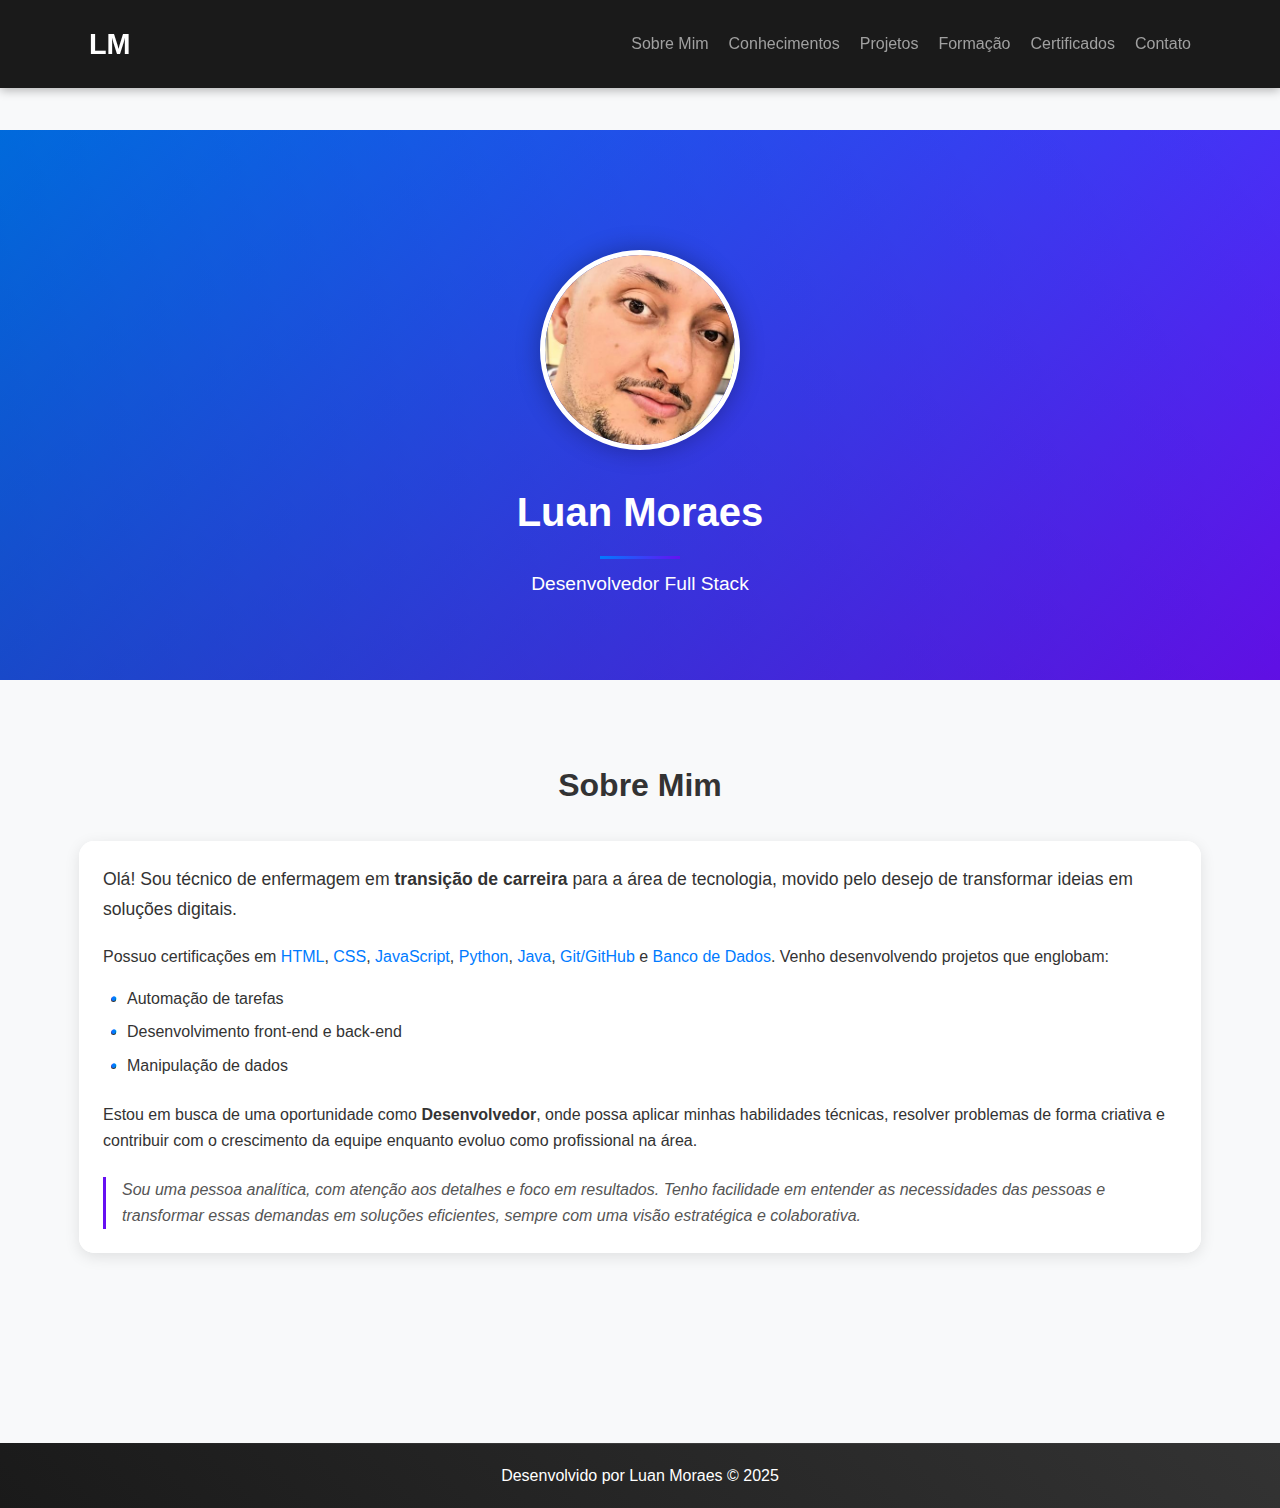
<file: index.html>
<!DOCTYPE html>
<html lang="pt-br">

<head>
    <meta charset="UTF-8">
    <meta name="viewport" content="width=device-width, initial-scale=1.0">

    <title>Luan Moraes - Portfólio</title>
    <meta name="author" content="Luan Moraes">
    <meta name="description" content="Portfólio de Luan Moraes - Desenvolvedor Front-End e Back-End">
    <meta name="keywords" content="Luan Moraes, portfólio, desenvolvedor, front-end, back-end, web developer, projetos">

    <link rel="stylesheet" href="estilo.css">
    <link rel="icon" href="imagens/LogoLuan.png" type="image/png">
</head>

<body>
    <!-- Cabeçalho com navegação -->
    <header>
        <div class="container">
            <a href="index.html" class="logo">LM</a>
            <input type="checkbox" id="menu-toggle">
            <label for="menu-toggle" class="menu-btn">
                <span></span>
            </label>
            <nav>
                <ul>
                    <li><a href="index.html">Sobre Mim</a></li>
                    <li><a href="conhecimentos.html">Conhecimentos</a></li>
                    <li><a href="projetos.html">Projetos</a></li>
                    <li><a href="formacao.html">Formação</a></li>
                    <li><a href="certificados.html">Certificados</a></li>
                    <li><a href="contato.html">Contato</a></li>
                </ul>
            </nav>
        </div>
    </header>

    <!-- Seção principal com foto e apresentação -->
    <section class="hero">
        <div class="container">
            <div class="perfil-container">
                <img src="imagens/ln.JPG" alt="Foto de Luan Moraes" class="perfil-img">
            </div>
            <h1>Luan Moraes</h1>
            <p class="subtitulo">Desenvolvedor Full Stack</p>
        </div>
    </section>

    <!-- Seção sobre mim -->
    <section id="sobre" class="secao-padrao">
        <div class="container">
            <h2>Sobre Mim</h2>
            <div class="card">
                <div class="card-conteudo">
                    <!-- Texto sobre mim -->
                    <p class="intro-text">Olá! Sou técnico de enfermagem em <strong>transição de carreira</strong> para
                        a área de tecnologia, movido pelo desejo de transformar ideias em soluções digitais.</p>

                    <p>Possuo certificações em <span class="highlight">HTML</span>, <span class="highlight">CSS</span>,
                        <span class="highlight">JavaScript</span>, <span class="highlight">Python</span>, <span
                            class="highlight">Java</span>, <span class="highlight">Git/GitHub</span> e <span
                            class="highlight">Banco de Dados</span>. Venho desenvolvendo projetos que englobam:
                    </p>

                    <ul class="skills-list">
                        <li>Automação de tarefas</li>
                        <li>Desenvolvimento front-end e back-end</li>
                        <li>Manipulação de dados</li>
                    </ul>

                    <p>Estou em busca de uma oportunidade como <strong>Desenvolvedor</strong>, onde possa aplicar minhas
                        habilidades técnicas, resolver problemas de forma criativa e contribuir com o crescimento da
                        equipe enquanto evoluo como profissional na área.</p>

                    <p class="personal-traits">Sou uma pessoa analítica, com atenção aos detalhes e foco em resultados.
                        Tenho facilidade em entender as necessidades das pessoas e transformar essas demandas em
                        soluções eficientes, sempre com uma visão estratégica e colaborativa.</p>

                </div>
            </div>
        </div>
    </section>

    <!-- Rodapé da página -->
    <footer>
        <div class="container">
            <p>Desenvolvido por Luan Moraes &copy; 2025</p>
        </div>
    </footer>
</body>

</html>
</file>
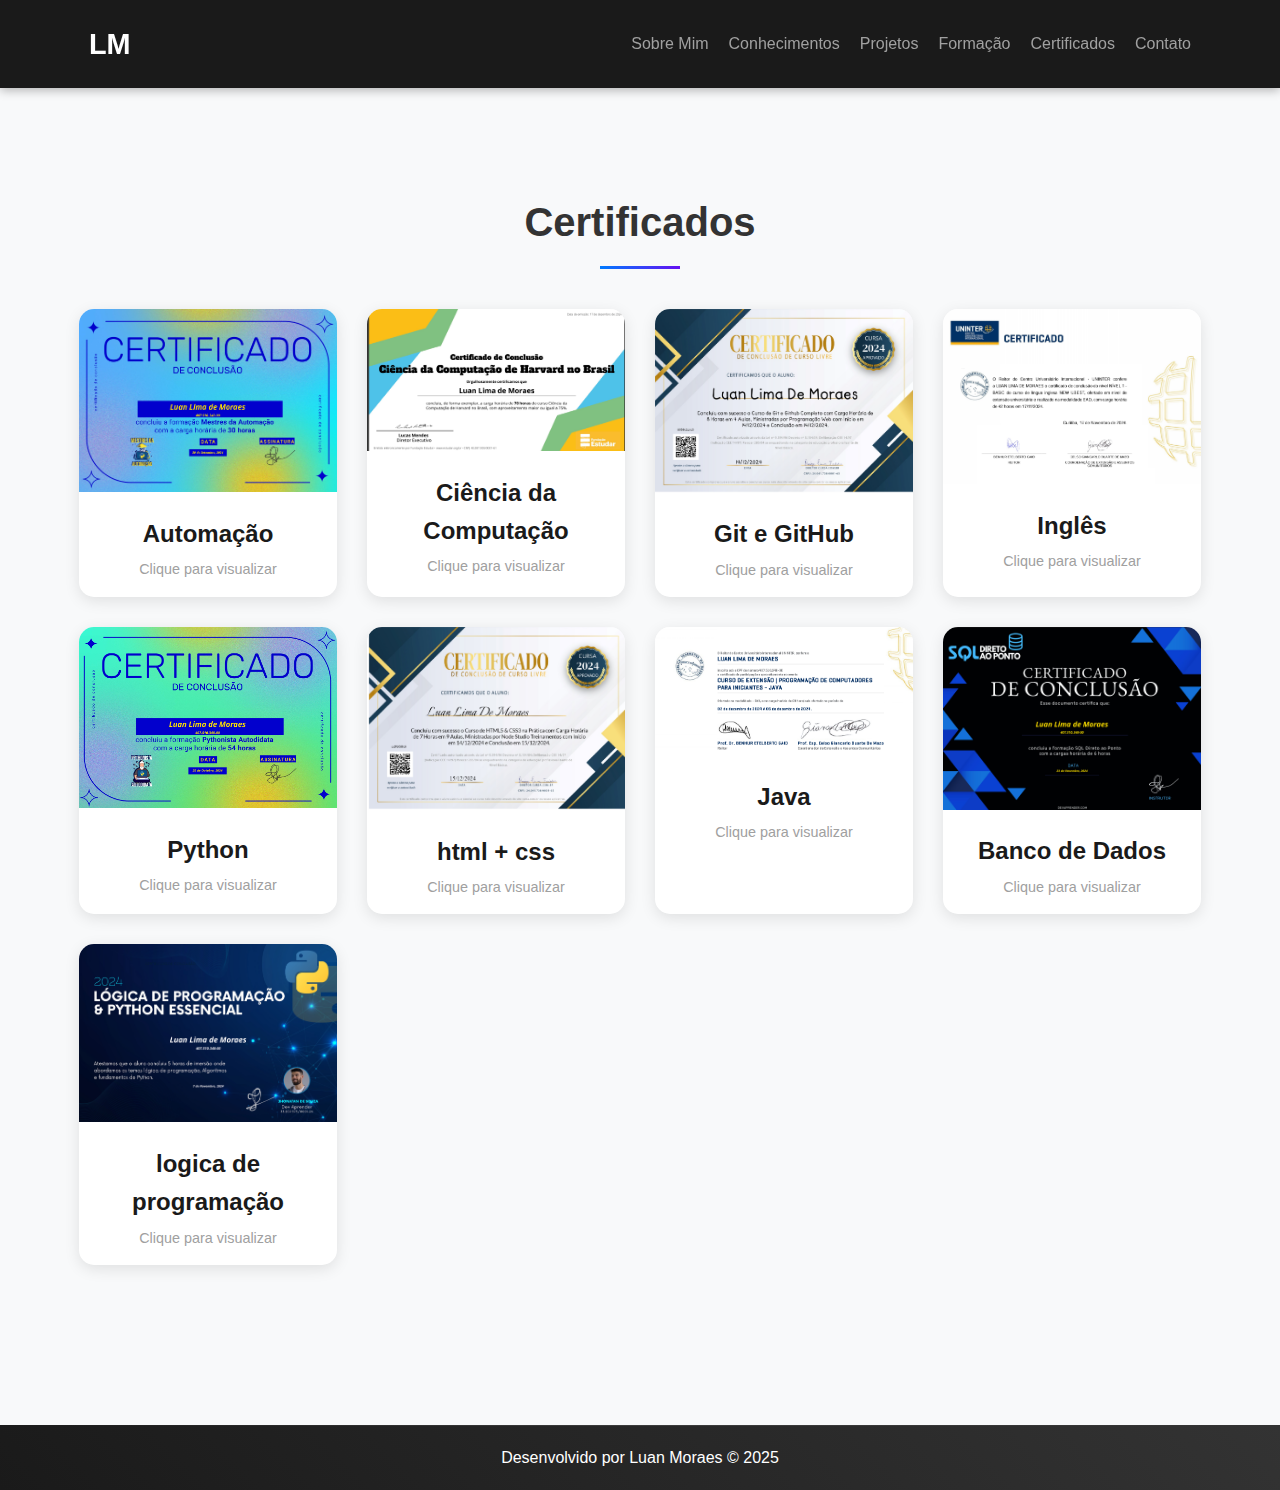
<file: certificados.html>
<!DOCTYPE html>
<html lang="pt-br">
<head>
    <meta charset="UTF-8">
    <meta name="viewport" content="width=device-width, initial-scale=1.0">
    <title>Certificados - Luan Moraes</title>
    <link rel="stylesheet" href="estilo.css">
    <meta name="author" content="Luan Moraes">
    <meta name="description" content="Portfólio de Luan Moraes">
</head>
<body>
    <!-- Cabeçalho com navegação -->
    <header>
        <div class="container">
            <a href="index.html" class="logo">LM</a>
            <input type="checkbox" id="menu-toggle">
            <label for="menu-toggle" class="menu-btn">
                <span></span>
            </label>
            <nav>
                <ul>
                    <li><a href="index.html">Sobre Mim</a></li>
                    <li><a href="conhecimentos.html">Conhecimentos</a></li>
                    <li><a href="projetos.html">Projetos</a></li>
                    <li><a href="formacao.html">Formação</a></li>
                    <li><a href="certificados.html">Certificados</a></li>
                    <li><a href="contato.html">Contato</a></li>
                </ul>
            </nav>
        </div>
    </header>

    <!-- Conteúdo principal -->
    <main class="conteudo">
        <div class="container">
            <h1>Certificados</h1>

            <div class="certificados-grid">
                <!-- Certificado de Automação -->
                <div class="certificado-card">
                    <a href="certificados/automoção.png" target="_blank">
                        <img src="certificados/automoção.png" alt="Certificado de Automação">
                        <div class="certificado-info">
                            <h3>Automação</h3>
                            <p>Clique para visualizar</p>
                        </div>
                    </a>
                </div>

                <!-- Certificado de Ciência da Computação -->
                <div class="certificado-card">
                    <a href="certificados/ciencia da comp.png" target="_blank">
                        <img src="certificados/ciencia da comp.png" alt="Certificado de Ciência da Computação">
                        <div class="certificado-info">
                            <h3>Ciência da Computação</h3>
                            <p>Clique para visualizar</p>
                        </div>
                    </a>
                </div>

                <!-- Certificado de Git e GitHub -->
                <div class="certificado-card">
                    <a href="certificados/Git GitHub.png" target="_blank">
                        <img src="certificados/Git GitHub.png" alt="Certificado de Git e GitHub">
                        <div class="certificado-info">
                            <h3>Git e GitHub</h3>
                            <p>Clique para visualizar</p>
                        </div>
                    </a>
                </div>

                <!-- Certificado de Inglês -->
                <div class="certificado-card">
                    <a href="certificados/ingles.png" target="_blank">
                        <img src="certificados/ingles.png" alt="Certificado de Inglês">
                        <div class="certificado-info">
                            <h3>Inglês</h3>
                            <p>Clique para visualizar</p>
                        </div>
                    </a>
                </div>

                <!-- Certificado de Python -->
                <div class="certificado-card">
                    <a href="certificados/pythonista.png" target="_blank">
                        <img src="certificados/pythonista.png" alt="Certificado de Python">
                        <div class="certificado-info">
                            <h3>Python</h3>
                            <p>Clique para visualizar</p>
                        </div>
                    </a>
                </div>

                <!-- Certificado de html + css -->
                <div class="certificado-card">
                    <a href="certificados/html + css.png" target="_blank">
                        <img src="certificados/html + css.png" alt="Certificado de html + css">
                        <div class="certificado-info">
                            <h3>html + css</h3>
                            <p>Clique para visualizar</p>
                        </div>
                    </a>
                </div>

                <!-- Certificado de Java -->
                <div class="certificado-card">
                    <a href="certificados/java.png" target="_blank">
                        <img src="certificados/java.png" alt="Certificado de Java">
                        <div class="certificado-info">
                            <h3>Java</h3>
                            <p>Clique para visualizar</p>
                        </div>
                    </a>
                </div>

                <!-- Certicado de Sql-->
                <div class="certificado-card">
                    <a href="certificados/sqlpy.png" target="_blank">
                        <img src="certificados/sqlpy.png" alt="Certificado de Sql">
                        <div class="certificado-info">
                            <h3>Banco de Dados</h3>
                            <p>Clique para visualizar</p>
                        </div>
                    </a>
                </div>

                <!-- Certificado de logicapython -->
                <div class="certificado-card">
                    <a href="certificados/logicapy.png" target="_blank">
                        <img src="certificados/logicapy.png" alt="Certificado de logicapython">
                        <div class="certificado-info">
                            <h3>logica de programação</h3>
                            <p>Clique para visualizar</p>
                        </div>
                    </a>
                </div>
                
                <!-- Fim -->
            </div>
        </div>
    </main>

    <!-- Rodapé da página -->
    <footer>
        <div class="container">
            <p>Desenvolvido por Luan Moraes &copy; 2025</p>
        </div>
    </footer>
</body>
</html>
</file>
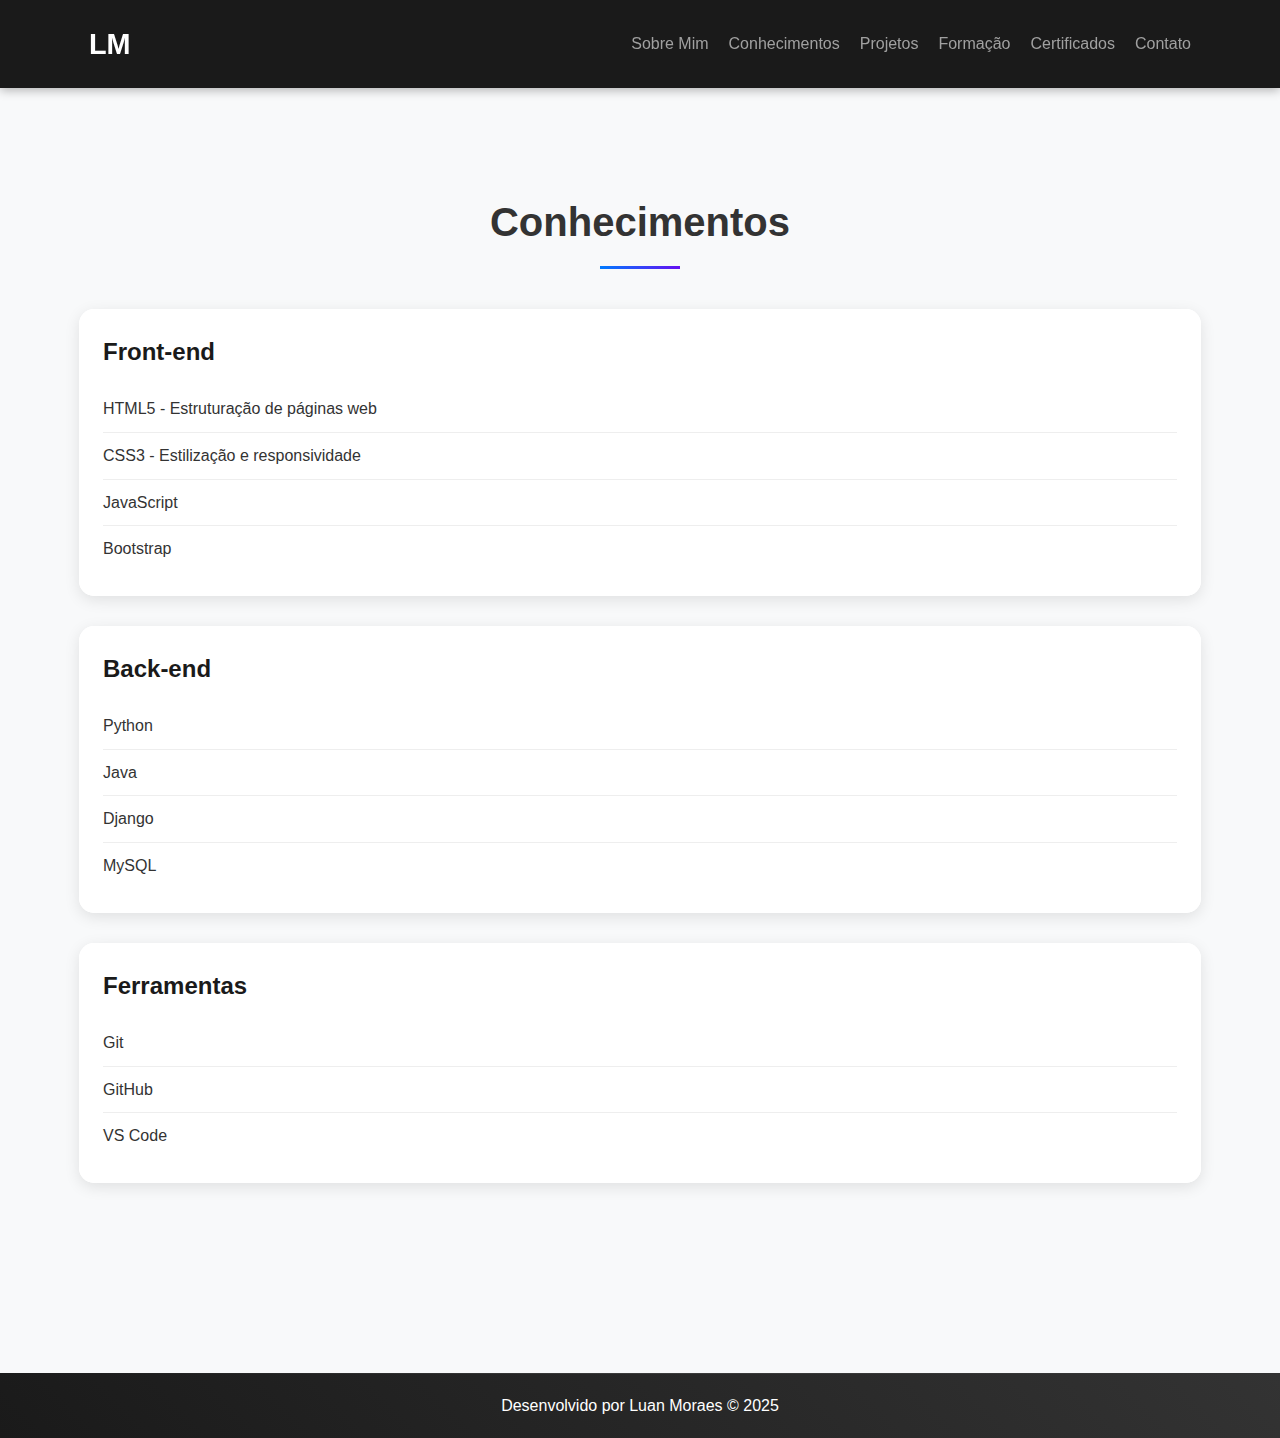
<file: conhecimentos.html>
<!DOCTYPE html>
<html lang="pt-br">
    <head>
        <meta charset="UTF-8">
        <meta name="viewport" content="width=device-width, initial-scale=1.0">
    
        <title>Luan Moraes - Portfólio</title>
        <meta name="author" content="Luan Moraes">
        <meta name="description" content="Portfólio de Luan Moraes - Desenvolvedor Front-End e Back-End">
        <meta name="keywords" content="Luan Moraes, portfólio, desenvolvedor, front-end, back-end, web developer, projetos">
    
        <link rel="stylesheet" href="estilo.css">
        <link rel="icon" href="imagens/LogoLuan.png" type="image/png">
        </head>
<body>
    <!-- Cabeçalho com navegação -->
    <header>
        <div class="container">
            <a href="index.html" class="logo">LM</a>
            <input type="checkbox" id="menu-toggle">
            <label for="menu-toggle" class="menu-btn">
                <span></span>
            </label>
            <nav>
                <ul>
                    <li><a href="index.html">Sobre Mim</a></li>
                    <li><a href="conhecimentos.html">Conhecimentos</a></li>
                    <li><a href="projetos.html">Projetos</a></li>
                    <li><a href="formacao.html">Formação</a></li>
                    <li><a href="certificados.html">Certificados</a></li>
                    <li><a href="contato.html">Contato</a></li>
                </ul>
            </nav>
        </div>
    </header>

    <!-- Conteúdo principal -->
    <main class="conteudo">
        <div class="container">
            <h1>Conhecimentos</h1>

            <div class="cards-grid">
                <!-- Card de Front-end -->
                <div class="card">
                    <div class="card-conteudo">
                        <h3>Front-end</h3>
                        <ul class="lista-conhecimentos">
                            <li>HTML5 - Estruturação de páginas web</li>
                            <li>CSS3 - Estilização e responsividade</li>
                            <li>JavaScript</li>
                            <li>Bootstrap</li>
                        </ul>
                    </div>
                </div>

                <!-- Card de Back-end -->
                <div class="card">
                    <div class="card-conteudo">
                        <h3>Back-end</h3>
                        <ul class="lista-conhecimentos">
                            <li>Python</li>
                            <li>Java</li>
                            <li>Django</li>
                            <li>MySQL</li>
                        </ul>
                    </div>
                </div>

                <!-- Card de Ferramentas -->
                <div class="card">
                    <div class="card-conteudo">
                        <h3>Ferramentas</h3>
                        <ul class="lista-conhecimentos">
                            <li>Git</li>
                            <li>GitHub</li>
                            <li>VS Code</li>
                        </ul>
                    </div>
                </div>
            </div>
        </div>
    </main>

    <!-- Rodapé da página -->
    <footer>
        <div class="container">
            <p>Desenvolvido por Luan Moraes &copy; 2025</p>
        </div>
    </footer>
</body>
</html>
</file>
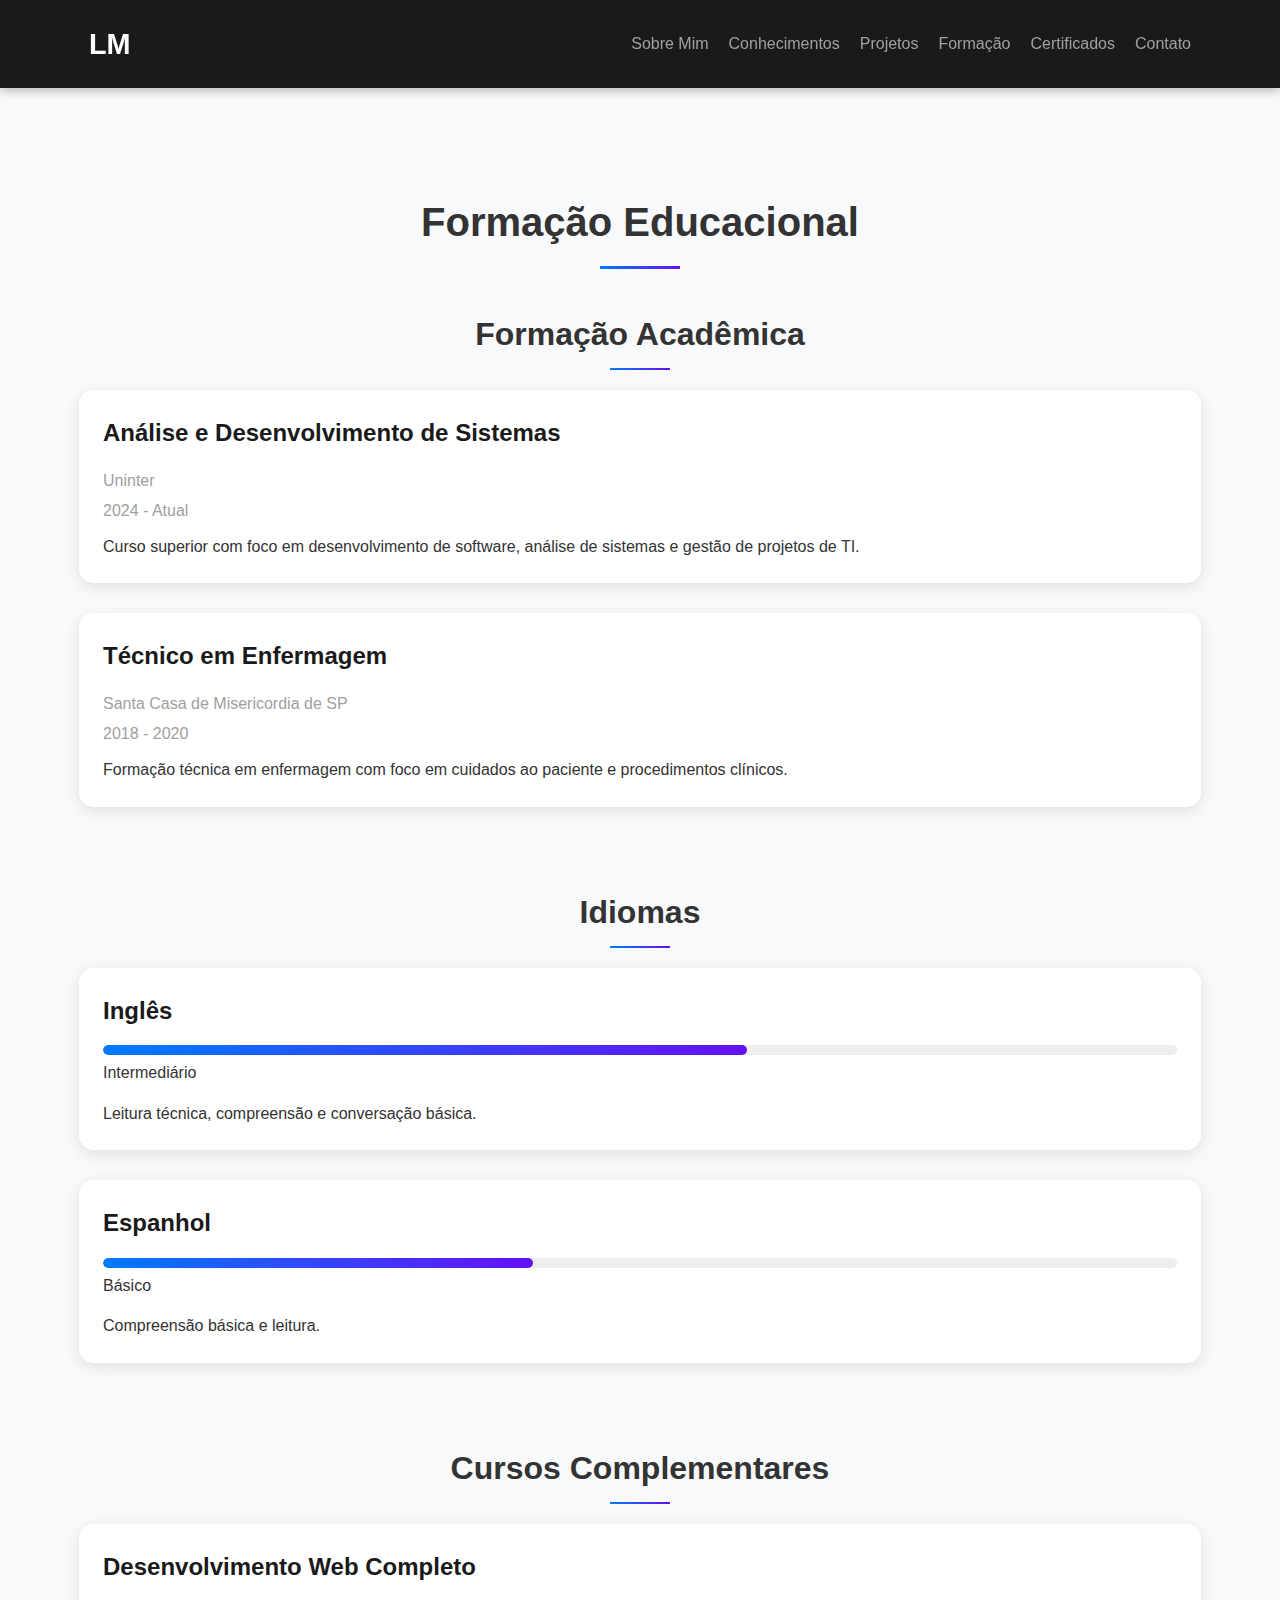
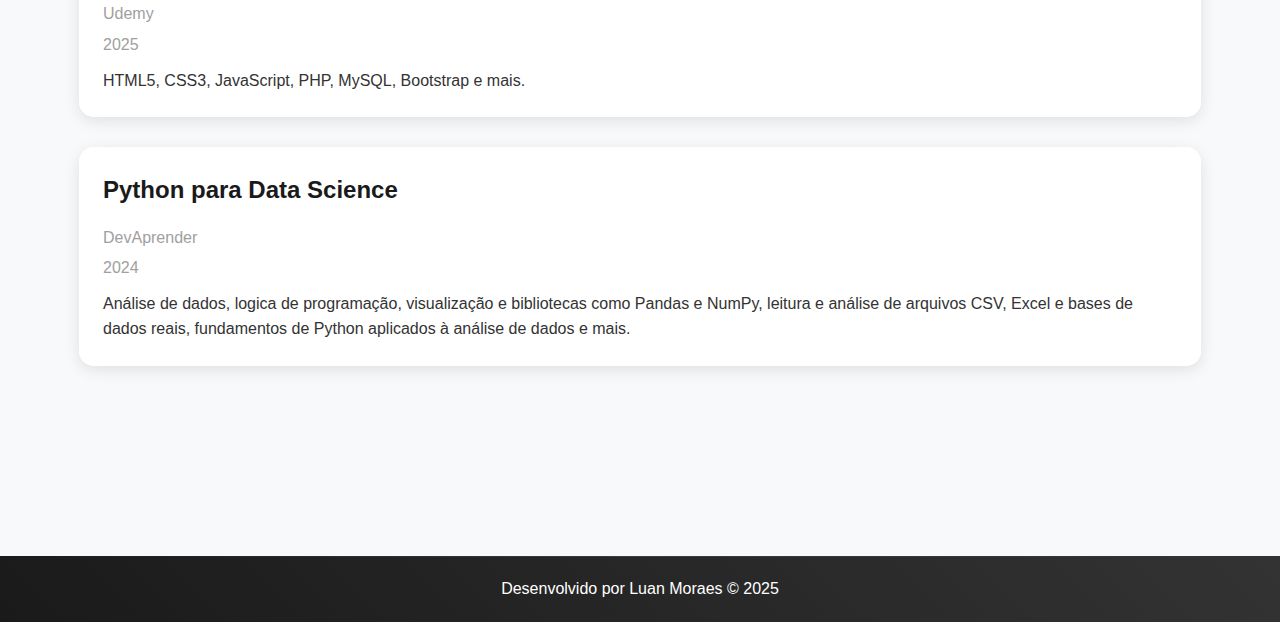
<file: formacao.html>
<!DOCTYPE html>
<html lang="pt-br">
    <head>
        <meta charset="UTF-8">
        <meta name="viewport" content="width=device-width, initial-scale=1.0">
    
        <title>Luan Moraes - Portfólio</title>
        <meta name="author" content="Luan Moraes">
        <meta name="description" content="Portfólio de Luan Moraes - Desenvolvedor Front-End e Back-End">
        <meta name="keywords" content="Luan Moraes, portfólio, desenvolvedor, front-end, back-end, web developer, projetos">
    
        <link rel="stylesheet" href="estilo.css">
        <link rel="icon" href="imagens/LogoLuan.png" type="image/png">
        </head>
<body>
    <!-- Cabeçalho com navegação -->
    <header>
        <div class="container">
            <a href="index.html" class="logo">LM</a>
            <input type="checkbox" id="menu-toggle">
            <label for="menu-toggle" class="menu-btn">
                <span></span>
            </label>
            <nav>
                <ul>
                    <li><a href="index.html">Sobre Mim</a></li>
                    <li><a href="conhecimentos.html">Conhecimentos</a></li>
                    <li><a href="projetos.html">Projetos</a></li>
                    <li><a href="formacao.html">Formação</a></li>
                    <li><a href="certificados.html">Certificados</a></li>
                    <li><a href="contato.html">Contato</a></li>
                </ul>
            </nav>
        </div>
    </header>

    <!-- Conteúdo principal -->
    <main class="conteudo">
        <div class="container">
            <h1>Formação Educacional</h1>

            <div class="formacao-container">
                <!-- Formação Acadêmica -->
                <section class="formacao-secao">
                    <h2>Formação Acadêmica</h2>
                    <div class="card">
                        <div class="card-conteudo">
                            <h3>Análise e Desenvolvimento de Sistemas</h3>
                            <p class="instituicao">Uninter</p>
                            <p class="periodo">2024 - Atual</p>
                            <p class="descricao">Curso superior com foco em desenvolvimento de software, análise de sistemas e gestão de projetos de TI.</p>
                        </div>
                    </div>
                    
                    <div class="card">
                        <div class="card-conteudo">
                            <h3>Técnico em Enfermagem</h3>
                            <p class="instituicao">Santa Casa de Misericordia de SP</p>
                            <p class="periodo">2018 - 2020</p>
                            <p class="descricao">Formação técnica em enfermagem com foco em cuidados ao paciente e procedimentos clínicos.</p>
                        </div>
                    </div>
                </section>

                <!-- Idiomas (Conforme solicitado) -->
                <section class="formacao-secao">
                    <h2>Idiomas</h2>
                    <div class="card">
                        <div class="card-conteudo">
                            <h3>Inglês</h3>
                            <div class="nivel-idioma">
                                <div class="barra-nivel">
                                    <div class="nivel" style="width: 60%;"></div>
                                </div>
                                <span>Intermediário</span>
                            </div>
                            <p class="descricao">Leitura técnica, compreensão e conversação básica.</p>
                        </div>
                    </div>
                    
                    <div class="card">
                        <div class="card-conteudo">
                            <h3>Espanhol</h3>
                            <div class="nivel-idioma">
                                <div class="barra-nivel">
                                    <div class="nivel" style="width: 40%;"></div>
                                </div>
                                <span>Básico</span>
                            </div>
                            <p class="descricao">Compreensão básica e leitura.</p>
                        </div>
                    </div>
                </section>

                <!-- Cursos Complementares -->
                <section class="formacao-secao">
                    <h2>Cursos Complementares</h2>
                    <div class="card">
                        <div class="card-conteudo">
                            <h3>Desenvolvimento Web Completo</h3>
                            <p class="instituicao">Udemy</p>
                            <p class="periodo">2025</p>
                            <p class="descricao">HTML5, CSS3, JavaScript, PHP, MySQL, Bootstrap e mais.</p>
                        </div>
                    </div>
                    
                    <div class="card">
                        <div class="card-conteudo">
                            <h3>Python para Data Science</h3>
                            <p class="instituicao">DevAprender</p>
                            <p class="periodo">2024</p>
                            <p class="descricao">Análise de dados, logica de programação, visualização e bibliotecas como Pandas e NumPy, leitura e análise de arquivos CSV, Excel e bases de dados reais, fundamentos de Python aplicados à análise de dados e mais.</p>
                        </div>
                    </div>
                </section>
            </div>
        </div>
    </main>

    <!-- Rodapé da página -->
    <footer>
        <div class="container">
            <p>Desenvolvido por Luan Moraes &copy; 2025</p>
        </div>
    </footer>
</body>
</html>
</file>
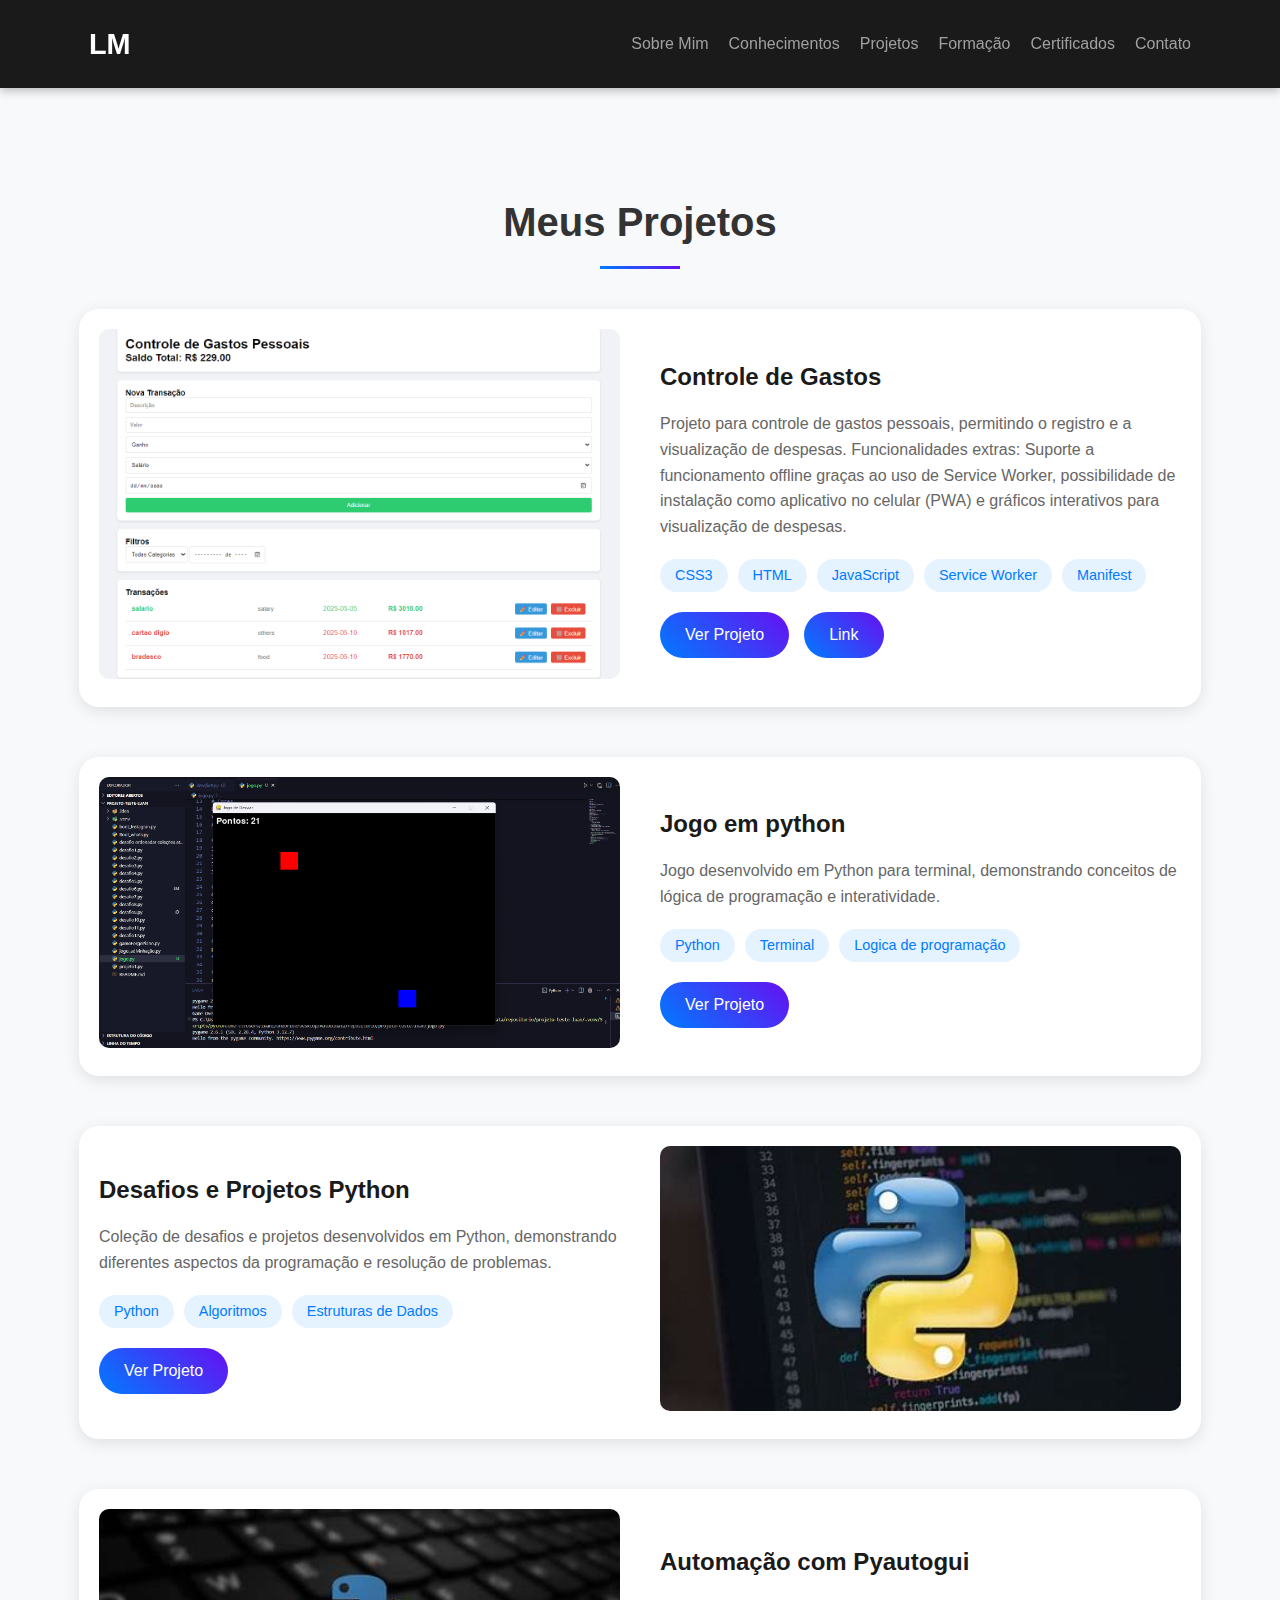
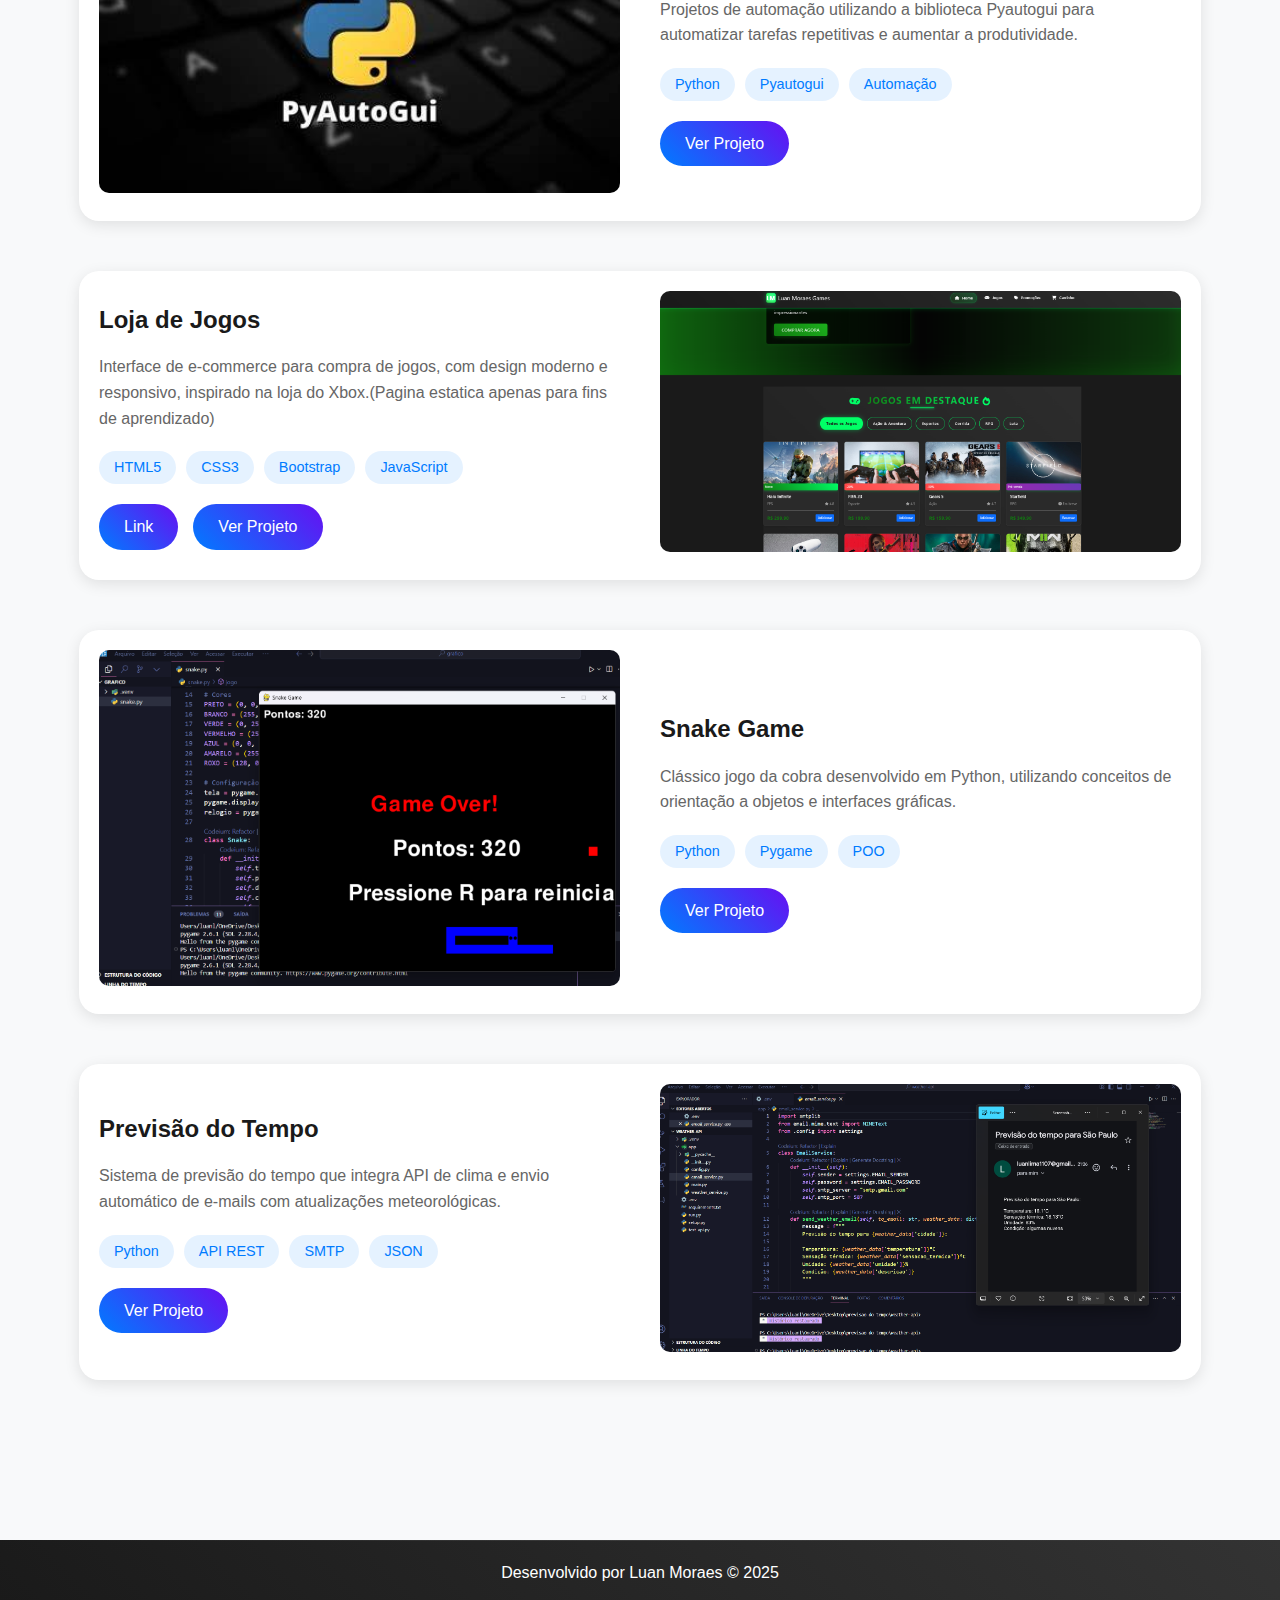
<file: projetos.html>
<!DOCTYPE html>
<html lang="pt-br">

<head>
    <meta charset="UTF-8">
    <meta name="viewport" content="width=device-width, initial-scale=1.0">

    <title>Luan Moraes - Portfólio</title>
    <meta name="author" content="Luan Moraes">
    <meta name="description" content="Portfólio de Luan Moraes - Desenvolvedor Front-End e Back-End">
    <meta name="keywords" content="Luan Moraes, portfólio, desenvolvedor, front-end, back-end, web developer, projetos">

    <link rel="stylesheet" href="estilo.css">
    <link rel="icon" href="imagens/LogoLuan.png" type="image/png">
</head>

<body>
    <!-- Cabeçalho com navegação -->
    <header>
        <div class="container">
            <a href="index.html" class="logo">LM</a>
            <input type="checkbox" id="menu-toggle">
            <label for="menu-toggle" class="menu-btn">
                <span></span>
            </label>
            <nav>
                <ul>
                    <li><a href="index.html">Sobre Mim</a></li>
                    <li><a href="conhecimentos.html">Conhecimentos</a></li>
                    <li><a href="projetos.html">Projetos</a></li>
                    <li><a href="formacao.html">Formação</a></li>
                    <li><a href="certificados.html">Certificados</a></li>
                    <li><a href="contato.html">Contato</a></li>
                </ul>
            </nav>
        </div>
    </header>

    <!-- Conteúdo principal -->
    <main class="conteudo">
        <div class="container">
            <h1>Meus Projetos</h1>

            <!-- Lista de projetos -->
            <div class="projetos-lista">
                <!-- Projeto 1: Controle de Gastos -->
                <div class="projeto">
                    <div class="projeto-imagem">
                        <img src="imagens/CM.png" alt="Controle de Gastos">
                    </div>
                    <div class="projeto-info">
                        <h3>Controle de Gastos</h3>
                        <p>Projeto para controle de gastos pessoais, permitindo o registro e a visualização de despesas.
                            Funcionalidades extras: Suporte a funcionamento offline graças ao uso de Service Worker,
                            possibilidade de instalação como aplicativo no celular (PWA) e gráficos interativos para
                            visualização de despesas.</p>
                        <div class="projeto-tecnologias">
                            <span>CSS3</span>
                            <span>HTML</span>
                            <span>JavaScript</span>
                            <span>Service Worker</span>
                            <span>Manifest</span>
                        </div>
                        <div class="projeto-links">
                            <a href="https://github.com/luanMoraes17/despesas.github.io" class="botao">Ver Projeto</a>
                            <a href="https://luanmoraes17.github.io/despesas.github.io/" class="botao">Link</a>
                        </div>
                    </div>
                </div>

                <!-- Projeto 2: jogo em python-->
                <div class="projeto">
                    <div class="projeto-imagem">
                        <img src="imagens/jogo.py.png" alt="Controle de Gastos">
                    </div>
                    <div class="projeto-info">
                        <h3>Jogo em python</h3>
                        <p>Jogo desenvolvido em Python para terminal, demonstrando
                            conceitos de lógica de programação e interatividade.</p>
                        <div class="projeto-tecnologias">
                            <span>Python</span>
                            <span>Terminal</span>
                            <span>Logica de programação</span>

                        </div>
                        <div class="projeto-links">
                            <a href="https://github.com/luanMoraes17/projeto-teste-python/blob/main/jogo.py"
                                class="botao">Ver Projeto</a>

                        </div>
                    </div>
                </div>

                <!-- Projeto 3: Desafios Python -->
                <div class="projeto inverso">
                    <div class="projeto-imagem">
                        <img src="imagens/OIP.jpg" alt="Projetos Python">
                    </div>
                    <div class="projeto-info">
                        <h3>Desafios e Projetos Python</h3>
                        <p>Coleção de desafios e projetos desenvolvidos em Python, demonstrando diferentes aspectos da
                            programação e resolução de problemas.</p>
                        <div class="projeto-tecnologias">
                            <span>Python</span>
                            <span>Algoritmos</span>
                            <span>Estruturas de Dados</span>
                        </div>
                        <div class="projeto-links">
                            <a href="https://github.com/luanMoraes17/projeto-teste-python.git" class="botao">Ver
                                Projeto</a>
                        </div>
                    </div>
                </div>

                <!-- Adicione mais projetos seguindo o mesmo padrão -->


                <!-- Projeto 4: Automação com Pyautogui -->
                <div class="projeto">
                    <div class="projeto-imagem">
                        <img src="imagens/py (1).jpeg" alt="Automação Pyautogui">
                    </div>
                    <div class="projeto-info">
                        <h3>Automação com Pyautogui</h3>
                        <p>Projetos de automação utilizando a biblioteca Pyautogui para automatizar tarefas repetitivas
                            e aumentar a produtividade.</p>
                        <div class="projeto-tecnologias">
                            <span>Python</span>
                            <span>Pyautogui</span>
                            <span>Automação</span>
                        </div>
                        <div class="projeto-links">
                            <a href="https://github.com/luanMoraes17/projetos-pyautogui.git" class="botao">Ver
                                Projeto</a>
                        </div>
                    </div>
                </div>

                <!-- Projeto 5: Loja de Jogos -->
                <div class="projeto inverso">
                    <div class="projeto-imagem">
                        <img src="imagens/xbox.png" alt="Loja de Jogos">
                    </div>
                    <div class="projeto-info">
                        <h3>Loja de Jogos</h3>
                        <p>Interface de e-commerce para compra de jogos, com design moderno e responsivo, inspirado na
                            loja do Xbox.(Pagina estatica apenas para fins de aprendizado)</p>
                        <div class="projeto-tecnologias">
                            <span>HTML5</span>
                            <span>CSS3</span>
                            <span>Bootstrap</span>
                            <span>JavaScript</span>
                        </div>
                        <div class="projeto-links">
                            <a href="https://luanmoraes17.github.io/xbox.github.io/" class="botao">Link</a>
                            <a href="https://github.com/luanMoraes17/xbox.github.io" class="botao">Ver Projeto</a>
                        </div>
                    </div>
                </div>

                <!-- Projeto 6 : jogo em python -->
                <div class="projeto">
                    <div class="projeto-imagem">
                        <img src="imagens/snake.png" alt="Automação Pyautogui">
                    </div>
                    <div class="projeto-info">
                        <h3>Snake Game</h3>
                        <p>Clássico jogo da cobra desenvolvido em Python, utilizando conceitos de orientação a objetos e
                            interfaces gráficas.</p>
                        <div class="projeto-tecnologias">
                            <span>Python</span>
                            <span>Pygame</span>
                            <span>POO</span>
                        </div>
                        <div class="projeto-links">
                            <a href="https://github.com/luanMoraes17/projeto-teste-python/blob/main/jogo-snake.py"
                                class="botao">Ver Projeto</a>
                        </div>
                    </div>
                </div>

                <!-- Projeto 5: Loja de Jogos -->
                <div class="projeto inverso">
                    <div class="projeto-imagem">
                        <img src="imagens/previsao.png" alt="Loja de Jogos">
                    </div>
                    <div class="projeto-info">
                        <h3>Previsão do Tempo</h3>
                        <p>Sistema de previsão do tempo que integra API de clima e
                            envio automático de e-mails com atualizações meteorológicas.</p>
                        <div class="projeto-tecnologias">
                            <span>Python</span>
                            <span>API REST</span>
                            <span>SMTP</span>
                            <span>JSON</span>
                        </div>
                        <div class="projeto-links">

                            <a href="https://github.com/luanMoraes17/previsao-do-tempo" class="botao">Ver Projeto</a>
                        </div>
                    </div>
                </div>

            </div>
        </div>
    </main>

    <!-- Rodapé da página -->
    <footer>
        <div class="container">
            <p>Desenvolvido por Luan Moraes &copy; 2025</p>
        </div>
    </footer>
</body>

</html>
</file>
<file: estilo.css>
* {
    margin: 0;
    padding: 0;
    box-sizing: border-box;
}

/* Sistema de cores ...
   Isso facilita muito a manutenção - se quiser mudar uma cor,
   só precisa alterar aqui e afeta todo o site!  */
:root {
    --cor-primaria: #007bff;
    /* Azul principal usado em destaques */
    --cor-secundaria: #6610f2;
    /* Roxo usado em gradientes e efeitos */
    --cor-destaque: #ffc107;
    /* Amarelo para chamar atenção em elementos importantes */
    --cor-escura: #1a1a1a;
    /* Quase preto, usado em fundos e textos */
    --cor-clara: #fff;
    /* Branco para textos sobre fundos escuros */
    --cor-cinza: #a0a0a0;
    /* Cinza para textos secundários */
    --cor-fundo: #f8f9fa;
    /* Cinza bem claro para o fundo do site */
    --sombra-padrao: 0 4px 15px rgba(0, 0, 0, 0.1);
    /* Sombra sutil para cards e elementos */
    --transicao: all 0.3s ease;
    /* Transição suave para hover e animações */
}

/* Configurações básicas do corpo da página */
body {
    font-family: 'Arial', sans-serif;
    /* Fonte comum que funciona em qualquer dispositivo */
    background-color: var(--cor-fundo);
    color: #333;
    line-height: 1.6;
    /* Espaçamento entre linhas para melhor leitura */
    padding-top: 70px;
    /* Espaço para o cabeçalho fixo não cobrir o conteúdo */
}

/* Container responsivo - mantém o conteúdo centralizado e com largura máxima */
.container {
    width: 90%;
    /* Usa 90% da largura disponível */
    max-width: 1200px;
    /* Mas nunca ultrapassa 1200px */
    margin: 0 auto;
    /* Centraliza horizontalmente */
    padding: 0 15px;
    /* Espaçamento interno para não colar nas bordas */
}

/* Cabeçalho fixo no topo da página */
header {
    background-color: var(--cor-escura);
    color: var(--cor-clara);
    padding: 1rem 0;
    position: fixed;
    /* Mantém o cabeçalho visível ao rolar a página */
    width: 100%;
    top: 0;
    z-index: 1000;
    /* Garante que fique acima de outros elementos */
    box-shadow: 0 2px 10px rgba(0, 0, 0, 0.3);
    /* Sombra sutil para destacar do conteúdo */
}

/* Organiza logo e menu lado a lado */
header .container {
    display: flex;
    justify-content: space-between;
    /* Logo à esquerda, menu à direita */
    align-items: center;
}

/* Estilo do logo LM */
.logo {
    font-size: 1.8rem;
    font-weight: bold;
    color: var(--cor-clara);
    text-decoration: none;
    padding: 5px 10px;
    position: relative;
    /* Necessário para o efeito de linha abaixo */
    animation: brilho-azul 4s infinite alternate;
    border-radius: 18px;
    /* Deixa a logo arredondada */
}

/* Efeito de linha animada sob o logo ao passar o mouse */
.logo::after {
    content: '';
    position: absolute;
    bottom: 0;
    left: 0;
    width: 100%;
    height: 2px;
    background: linear-gradient(90deg, transparent, var(--cor-destaque), transparent);
    /* Gradiente que desaparece nas pontas */
    transform: scaleX(0);
    /* Começa invisível (largura zero) */
    transition: var(--transicao);
}

/* Quando passar o mouse, a linha aparece expandindo */
.logo:hover::after {
    transform: scaleX(1);
    /* Expande para largura total */
}

/* Menu de navegação */
nav {
    display: flex;
    align-items: center;
}

nav ul {
    display: flex;
    /* Coloca os itens do menu lado a lado */
    list-style: none;
}

nav li {
    margin: 0 10px;
    /* Espaçamento entre os itens do menu */
}

nav a {
    color: var(--cor-cinza);
    /* Cor mais suave para links não ativos */
    text-decoration: none;
    padding: 8px 0;
    position: relative;
    /* Para o efeito de linha abaixo */
    transition: var(--transicao);
}

/* Efeito de linha animada sob os links do menu */
nav a::before {
    content: '';
    position: absolute;
    bottom: 0;
    left: 0;
    width: 100%;
    height: 2px;
    background-color: var(--cor-destaque);
    transform: scaleX(0);
    /* Começa com largura zero */
    transform-origin: right;
    /* A animação começa da direita */
    transition: var(--transicao);
}

/* Quando passar o mouse ou link ativo, a linha aparece da esquerda para direita */
nav a:hover::before,
nav a.ativo::before {
    transform: scaleX(1);
    transform-origin: left;
    /* A animação vai da esquerda para direita */
}

/* Muda a cor do texto também ao passar o mouse */
nav a:hover,
nav a.ativo {
    color: var(--cor-clara);
    /* Fica branco para destacar */
}

/* Checkbox escondido para controlar o menu mobile sem JavaScript */
#menu-toggle {
    display: none;
    /* Esconde visualmente, mas mantém funcional */
}

/* Botão do menu  (só aparece em telas pequenas) */
.menu-btn {
    display: none;
    /* Começa escondido e só aparece em telas pequenas */
    cursor: pointer;
    z-index: 1001;
    /* Fica acima do menu quando aberto */
    width: 30px;
    height: 21px;
    position: relative;
}

/* Cria as três linhas do botão menu */
.menu-btn span,
.menu-btn span::before,
.menu-btn span::after {
    display: block;
    position: absolute;
    height: 3px;
    width: 100%;
    background-color: var(--cor-clara);
    border-radius: 3px;
    transition: var(--transicao);
}

.menu-btn span {
    top: 9px;
    /* Posiciona a linha do meio */
}

.menu-btn span::before {
    content: '';
    top: -9px;
    /* Linha superior */
}

.menu-btn span::after {
    content: '';
    top: 9px;
    /* Linha inferior */
}

/* Rodapé da página */
footer {
    background: linear-gradient(45deg, var(--cor-escura), #333);
    /* Gradiente sutil */
    color: var(--cor-clara);
    padding: 20px 0;
    text-align: center;
    margin-top: 80px;
    /* Espaço entre o conteúdo e o rodapé */
    position: relative;
    /* Para o efeito de linha acima */
}

/* Linha decorativa acima do rodapé */
footer::before {
    content: '';
    position: absolute;
    top: 0;
    left: 0;
    right: 0;
    height: 1px;
    background: linear-gradient(90deg, transparent, var(--cor-clara), transparent);
    /* Gradiente que desaparece nas pontas */
    opacity: 0.1;
    /* Bem sutil */
}

/* Ajustes para telas menores (tablets) */
@media (max-width: 992px) {
    nav ul {
        gap: 15px;
        /* Reduz o espaço entre itens do menu */
    }

    nav li {
        margin: 0;
        /* Remove margem adicional */
    }
}

/* Ajustes para celulares e telas pequenas */
@media (max-width: 768px) {
    body {
        padding-top: 60px;
        /* Reduz o espaço para o cabeçalho menor */
    }

    header {
        padding: 0.8rem 0;
        /* Cabeçalho um pouco menor */
    }

    /* Ativa o botão do menu mobile */
    .menu-btn {
        display: block;
    }

    /* Transforma o menu horizontal em um painel lateral */
    nav {
        position: fixed;
        top: 0;
        right: -300px;
        /* Começa escondido fora da tela */
        width: 250px;
        height: 100vh;
        /* Ocupa toda a altura da tela */
        background-color: var(--cor-escura);
        flex-direction: column;
        justify-content: center;
        padding: 80px 0;
        transition: right 0.3s ease;
        /* Animação de deslizar */
        box-shadow: -5px 0 15px rgba(0, 0, 0, 0.2);
    }

    /* Itens do menu em coluna em vez de linha */
    nav ul {
        flex-direction: column;
        width: 100%;
        text-align: center;
    }

    nav li {
        margin: 10px 0;
        width: 100%;
    }

    nav a {
        display: block;
        padding: 10px 0;
    }

    /* Quando o checkbox está marcado, mostra o menu deslizando da direita */
    #menu-toggle:checked~nav {
        right: 0;
        /* Move para dentro da tela */
    }

    /* Animação do botão hamburguer para X quando menu aberto */
    #menu-toggle:checked~.menu-btn span {
        background-color: transparent;
        /* A linha do meio desaparece */
    }

    #menu-toggle:checked~.menu-btn span::before {
        transform: rotate(45deg) translate(6px, 6px);
        /* Forma um lado do X */
    }

    #menu-toggle:checked~.menu-btn span::after {
        transform: rotate(-45deg) translate(6px, -6px);
        /* Forma o outro lado do X */
    }
}

/* Ajustes para telas muito pequenas */
@media (max-width: 480px) {
    .logo {
        font-size: 1.5rem;
        /* Logo um pouco menor */
    }

    h1 {
        font-size: 1.8rem;
        /* Títulos menores */
    }
}

.hero {
    background: linear-gradient(135deg, var(--cor-primaria), var(--cor-secundaria));
    color: var(--cor-clara);
    padding: 120px 0 80px;
    margin-top: 60px;
    text-align: center;
    position: relative;
    overflow: hidden;
}

/* Efeito de gradiente sobre a seção hero */
.hero::before {
    content: '';
    position: absolute;
    top: 0;
    left: 0;
    right: 0;
    bottom: 0;
    background: linear-gradient(45deg, rgba(0, 0, 0, 0.2) 0%, rgba(0, 0, 0, 0) 100%);
}

.perfil-container {
    width: 200px;
    height: 200px;
    margin: 0 auto 30px;
    border-radius: 50%;
    overflow: hidden;
    border: 5px solid var(--cor-clara);
    box-shadow: 0 0 25px rgba(0, 0, 0, 0.3);
    transition: var(--transicao);
    position: relative;
    z-index: 1;
}

.perfil-container:hover {
    transform: scale(1.05);
    box-shadow: 0 0 35px rgba(0, 0, 0, 0.4);
}

.perfil-img {
    width: 100%;
    height: 100%;
    object-fit: cover;
    transition: var(--transicao);
}

.hero h1 {
    font-size: 2.5rem;
    margin-bottom: 10px;
    position: relative;
    z-index: 1;
}

.subtitulo {
    font-size: 1.2rem;
    position: relative;
    z-index: 1;
}

/* Seções padrão */
.secao-padrao {
    padding: 80px 0;
}

/* Conteúdo principal */
.conteudo {
    padding: 120px 0 80px;
}

/* Títulos */
h1 {
    font-size: 2.5rem;
    margin-bottom: 40px;
    text-align: center;
    position: relative;
    padding-bottom: 15px;
}

h1::after {
    content: '';
    position: absolute;
    bottom: 0;
    left: 50%;
    transform: translateX(-50%);
    width: 80px;
    height: 3px;
    background: linear-gradient(90deg, var(--cor-primaria), var(--cor-secundaria));
}

h2 {
    font-size: 2rem;
    margin-bottom: 30px;
    text-align: center;
}

h3 {
    font-size: 1.5rem;
    margin-bottom: 15px;
    color: var(--cor-escura);
}

/* Cards */
.card {
    background: var(--cor-clara);
    border-radius: 15px; /* Bordas arredondadas para os cards */
    overflow: hidden; /* Para esconder bordas arredondadas */
    box-shadow: var(--sombra-padrao); /* Sombra sutil para destaque */
    transition: var(--transicao); /* Transição suave para hover */
    margin-bottom: 30px; /* Espaçamento entre os cards */
   
}

.card:hover {
    transform: translateY(-5px);
    box-shadow: 0 8px 25px rgba(0, 0, 0, 0.15);
}

.card-conteudo {
    padding: 1.5rem;
    background-color: var(--cor-clara);
    /* Fundo branco para o conteúdo do card */
   
}

/* Grid de cards para conhecimentos */
.cards-grid {
    display: flexbox ;
    grid-template-columns: repeat(auto-fill, minmax(300px, 1fr));
    gap: 30px;
}

/* Lista de conhecimentos */
.lista-conhecimentos {
    list-style: none;
}

.lista-conhecimentos li {
    padding: 10px 0;
    border-bottom: 1px solid #eee;
}

.lista-conhecimentos li:last-child {
    border-bottom: none;
}

/* Projetos */
.projetos-lista {
    display: flex;
    flex-direction: column;
    gap: 50px;
}

.projeto {
    display: flex;
    flex-direction: column;
    background: var(--cor-clara);
    border-radius: 20px;
    overflow: hidden;
    box-shadow: var(--sombra-padrao);
    transition: var(--transicao);
}

.projeto:hover {
    transform: translateY(-5px);
    box-shadow: 0 15px 40px rgba(0, 0, 0, 0.15);
}

.projeto-imagem {
    padding: 20px;
}

.projeto-imagem img {
    width: 100%;
    height: auto;
    border-radius: 10px;
    transition: var(--transicao);
}

.projeto:hover .projeto-imagem img {
    transform: scale(1.03);
}

.projeto-info {
    padding: 20px;
}

.projeto-info h3 {
    margin-bottom: 15px;
}

.projeto-info p {
    margin-bottom: 20px;
    color: #666;
    line-height: 1.6;
}

.projeto-tecnologias {
    display: flex;
    flex-wrap: wrap;
    gap: 10px;
    margin-bottom: 20px;
}

.projeto-tecnologias span {
    background: rgba(0, 123, 255, 0.1);
    color: var(--cor-primaria);
    padding: 5px 15px;
    border-radius: 20px;
    font-size: 0.9rem;
}

.projeto-links {
    display: flex;
    gap: 15px;
}

/* Para telas maiores, alterna o layout dos projetos */
@media (min-width: 768px) {
    .projeto {
        flex-direction: row;
        align-items: center;
    }

    .projeto-imagem {
        flex: 1;
    }

    .projeto-info {
        flex: 1;
    }

    .inverso {
        flex-direction: row-reverse;
    }
}

/* Certificados */
.certificados-grid {
    display: grid;
    grid-template-columns: repeat(auto-fill, minmax(250px, 1fr));
    gap: 30px;
}

.certificado-card {
    background: var(--cor-clara);
    border-radius: 15px;
    overflow: hidden;
    box-shadow: var(--sombra-padrao);
    transition: var(--transicao);
}

.certificado-card:hover {
    transform: translateY(-5px);
    box-shadow: 0 15px 40px rgba(0, 0, 0, 0.15);
}

.certificado-card a {
    text-decoration: none;
    color: inherit;
}

.certificado-card img {
    width: 100%;
    height: auto;
    transition: var(--transicao);
}

.certificado-info {
    padding: 15px;
    text-align: center;
}

.certificado-info h3 {
    margin-bottom: 5px;
}

.certificado-info p {
    color: var(--cor-cinza);
    font-size: 0.9rem;
}

/* Formação */
.formacao-container {
    display: flex;
    flex-direction: column;
    gap: 50px;
}

.formacao-secao h2 {
    margin-bottom: 20px;
    position: relative;
    padding-bottom: 10px;
}

.formacao-secao h2::after {
    content: '';
    position: absolute;
    bottom: 0;
    left: 50%;
    transform: translateX(-50%);
    width: 60px;
    height: 2px;
    background: linear-gradient(90deg, var(--cor-primaria), var(--cor-secundaria));
}

.instituicao, .periodo {
    color: var(--cor-cinza);
    margin-bottom: 5px;
}

.descricao {
    margin-top: 10px;
}

/* Nível de idioma */
.nivel-idioma {
    margin: 15px 0;
}

.barra-nivel {
    height: 10px;
    background-color: #eee;
    border-radius: 5px;
    margin-bottom: 5px;
    overflow: hidden;
}

.nivel {
    height: 100%;
    background: linear-gradient(90deg, var(--cor-primaria), var(--cor-secundaria));
    border-radius: 5px;
}

/* Contato */
.contato-grid {
    display: grid;
    grid-template-columns: repeat(auto-fill, minmax(250px, 1fr));
    gap: 30px;
}

.contato-card {
    background: var(--cor-clara);
    border-radius: 15px;
    padding: 30px 20px;
    text-align: center;
    box-shadow: var(--sombra-padrao);
    transition: var(--transicao);
}

.contato-card:hover {
    transform: translateY(-5px);
    box-shadow: 0 15px 40px rgba(0, 0, 0, 0.15);
}

.contato-icone {
    width: 60px;
    height: 60px;
    margin: 0 auto 20px;
    border-radius: 50%;
    display: flex;
    align-items: center;
    justify-content: center;
    font-size: 24px;
    color: var(--cor-clara);
}

/* Ícones de contato com cores específicas */
.email-icone {
    background: linear-gradient(45deg, #d44638, #ea4335);
    position: relative;
}

.email-icone::before {
    content: '✉';
    position: absolute;
}

.whatsapp-icone {
    background: linear-gradient(45deg, #25d366, #128c7e);
    position: relative;
}

.whatsapp-icone::before {
    content: '✆';
    position: absolute;
}

.linkedin-icone {
    background: linear-gradient(45deg, #0077b5, #0a66c2);
    position: relative;
}

.linkedin-icone::before {
    content: 'in';
    position: relative;
}

.github-icone {
    background: linear-gradient(45deg, #333, #24292e);
    position: relative;
}

.github-icone::before {
    content: '★';
    position: absolute;
}

.contato-card h3 {
    margin-bottom: 10px;
}

.contato-card p {
    color: #666;
    margin-bottom: 20px;
}

/* Botões */
.botao {
    display: inline-block;
    background: linear-gradient(45deg, var(--cor-primaria), var(--cor-secundaria));
    color: var(--cor-clara);
    padding: 10px 25px;
    border-radius: 25px;
    text-decoration: none;
    font-weight: 500;
    transition: var(--transicao);
    border: none;
    cursor: pointer;
}

.botao:hover {
    transform: translateY(-3px);
    box-shadow: 0 5px 15px rgba(0, 0, 0, 0.2);
}

/* Rodapé */
footer {
    background: linear-gradient(45deg, var(--cor-escura), #333);
    color: var(--cor-clara);
    padding: 20px 0;
    text-align: center;
    margin-top: 80px;
    position: relative;
}

footer::before {
    content: '';
    position: absolute;
    top: 0;
    left: 0;
    right: 0;
    height: 1px;
    background: linear-gradient(90deg, transparent, var(--cor-clara), transparent);
    opacity: 0.1;
}

/* Responsividade */
@media (max-width: 992px) {
    nav ul {
        gap: 15px;
    }

    nav li {
        margin: 0;
    }
}

@media (max-width: 768px) {
    body {
        padding-top: 60px;
    }

    header {
        padding: 0.8rem 0;
    }

    .menu-btn {
        display: block;
    }

    nav {
        position: fixed;
        top: 0;
        right: -300px;
        width: 250px;
        height: 100vh;
        background-color: var(--cor-escura);
        flex-direction: column;
        justify-content: center;
        padding: 80px 0;
        transition: right 0.3s ease;
        box-shadow: -5px 0 15px rgba(0, 0, 0, 0.2);
    }

    nav ul {
        flex-direction: column;
        width: 100%;
        text-align: center;
    }

    nav li {
        margin: 10px 0;
        width: 100%;
    }

    nav a {
        display: block;
        padding: 10px 0;
    }

    /* Quando o checkbox está marcado, mostra o menu deslizando da direita */
    #menu-toggle:checked~nav {
        right: 0;
    }

    /* Animação do botão mobile */
    #menu-toggle:checked~.menu-btn span {
        background-color: transparent;
    }

    #menu-toggle:checked~.menu-btn span::before {
        transform: rotate(45deg) translate(6px, 6px);
    }

    #menu-toggle:checked~.menu-btn span::after {
        transform: rotate(-45deg) translate(6px, -6px);
    }

    .hero {
        padding: 100px 0 60px;
        margin-top: 0;
    }

    .perfil-container {
        width: 150px;
        height: 150px;
    }

    h1 {
        font-size: 2rem;
    }

    h2 {
        font-size: 1.7rem;
    }

    .conteudo {
        padding: 80px 0 40px;
    }
}

@media (max-width: 480px) {
    .logo {
        font-size: 1.5rem;
    }

    .perfil-container {
        width: 120px;
        height: 120px;
    }

    h1 {
        font-size: 1.8rem;
    }

    .hero {
        padding: 80px 0 50px;
    }
}

/* Estilos para a seção Sobre Mim */
.intro-text {
    font-size: 1.1rem;
    margin-bottom: 1.2rem;
    line-height: 1.7;
}

.highlight {
    color: var(--cor-primaria);
    font-weight: 500;
}

.skills-list {
    margin: 1rem 0 1.5rem 1.5rem;
    line-height: 1.6;
}

.skills-list li {
    margin-bottom: 0.5rem;
    position: relative;
}

.skills-list li::before {
    content: '•';
    color: var(--cor-primaria);
    font-weight: bold;
    position: absolute;
    left: -1rem;
}

.personal-traits {
    margin-top: 1.5rem;
    border-left: 3px solid var(--cor-secundaria);
    padding-left: 1rem;
    font-style: italic;
    color: #555;
}

/* Animação de brilho azul na logo */

@keyframes brilho-azul {
    0%, 100% {
        box-shadow: 0 0 0 0 rgba(0, 123, 255, 0.7), 0 0 10px 2px rgba(0, 123, 255, 0.5);
    }

    50% {
        box-shadow: 0 0 25px 8px rgba(0, 123, 255, 0.9), 0 0 40px 16px rgba(0, 123, 255, 0.3);
    }
}

.logo {
    animation: brilho-azul 4s infinite alternate;
}
</file>
